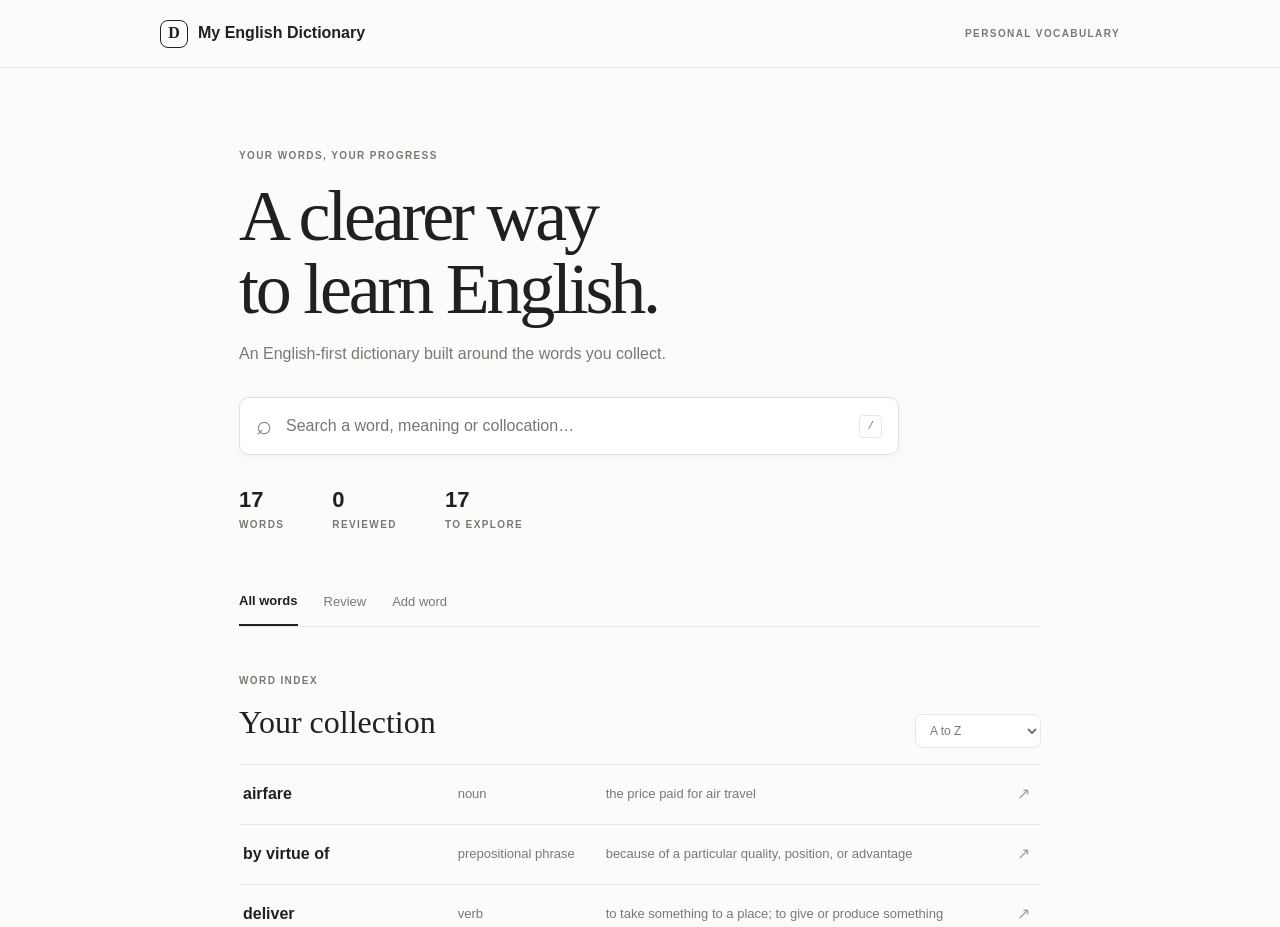
<file: index.html>
<!DOCTYPE html>
<html lang="en">
<head>
  <meta charset="UTF-8">
  <meta name="viewport" content="width=device-width, initial-scale=1.0">
  <title>My English Dictionary</title>
  <meta http-equiv="refresh" content="0; url=personal-english-dictionary/index.html">
</head>
<body>
  <p>Opening My English Dictionary...</p>
  <p><a href="personal-english-dictionary/index.html">Open dictionary</a></p>
</body>
</html>
</file>
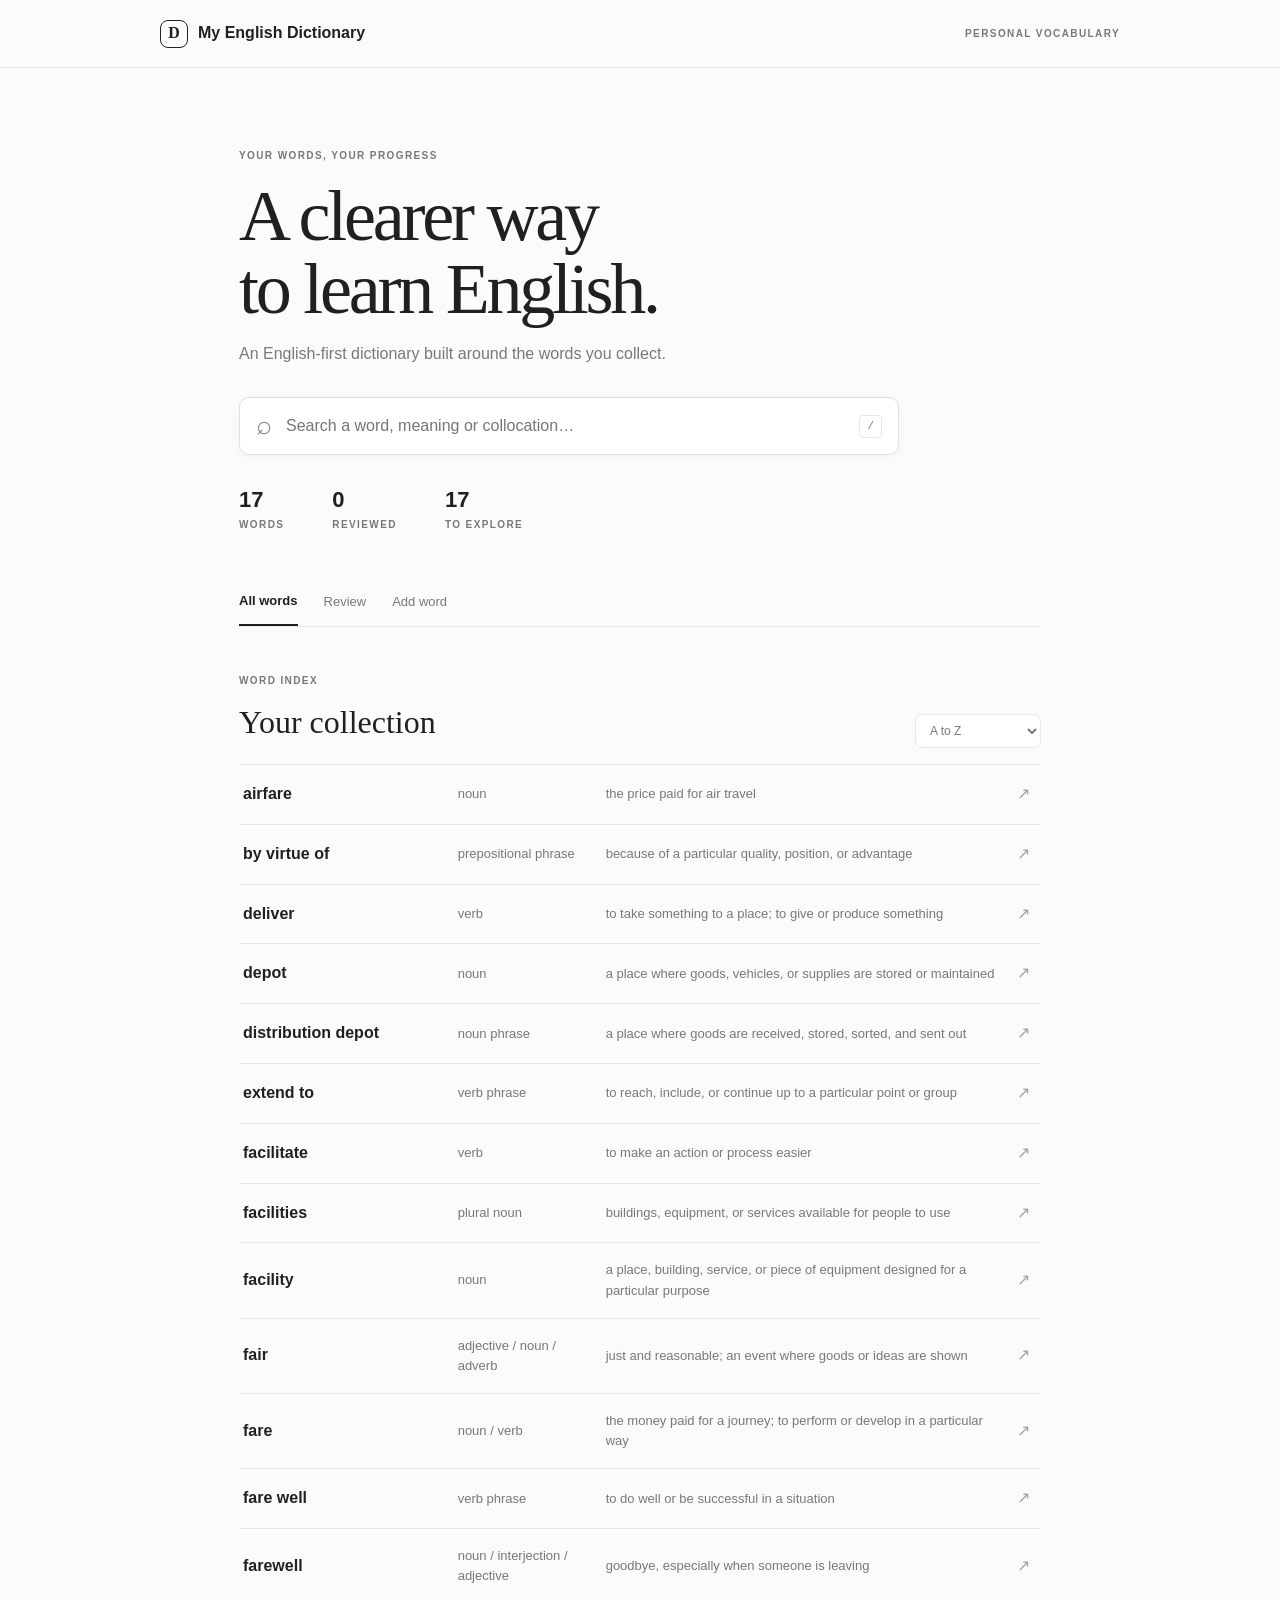
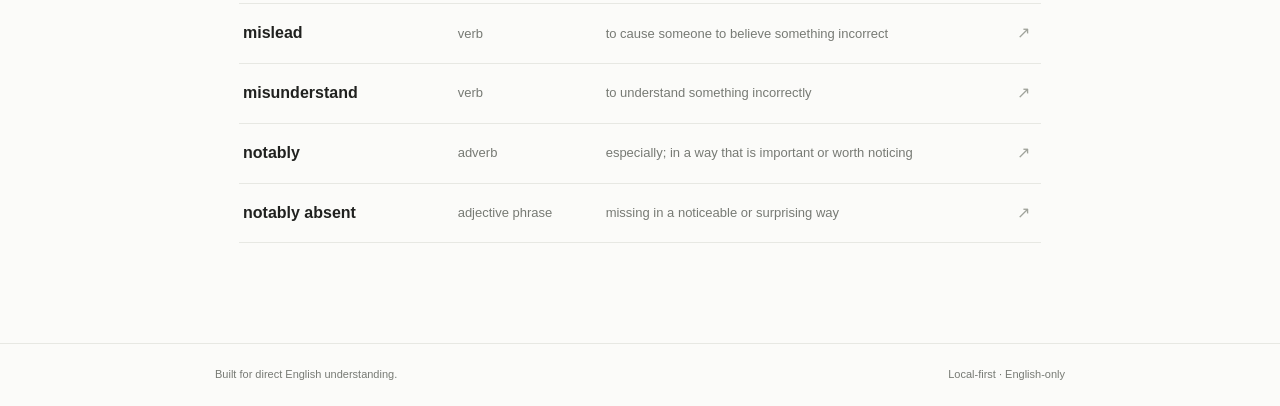
<file: personal-english-dictionary/index.html>
<!doctype html>
<html lang="en">
<head>
<meta charset="utf-8"><meta name="viewport" content="width=device-width,initial-scale=1">
<meta name="theme-color" content="#f7f7f5">
<title>My English Dictionary</title>
<link rel="stylesheet" href="style.css">
</head>
<body>
<header class="top">
  <a class="brand" href="#"><span class="mark">D</span><span>My English Dictionary</span></a>
  <span class="tag">PERSONAL VOCABULARY</span>
</header>
<main>
  <section class="intro">
    <p class="eyebrow">YOUR WORDS, YOUR PROGRESS</p>
    <h1>A clearer way<br>to learn English.</h1>
    <p class="sub">An English-first dictionary built around the words you collect.</p>
    <label class="search"><span>⌕</span><input id="search" type="search" placeholder="Search a word, meaning or collocation…" autocomplete="off"><kbd>/</kbd></label>
    <div class="stats"><div><strong id="wordCount">17</strong><span>WORDS</span></div><div><strong id="reviewCount">0</strong><span>REVIEWED</span></div><div><strong id="dueCount">17</strong><span>TO EXPLORE</span></div></div>
  </section>
  <nav class="tabs" aria-label="Dictionary sections">
    <button class="tab active" data-view="words">All words</button>
    <button class="tab" data-view="review">Review</button>
    <button class="tab" data-view="add">Add word</button>
  </nav>
  <section id="wordsView">
    <div class="list-head"><div><p class="eyebrow">WORD INDEX</p><h2>Your collection</h2></div><select id="sort"><option value="az">A to Z</option><option value="recent">Recently added</option></select></div>
    <div id="wordList" class="word-list"></div>
    <p id="empty" class="empty" hidden>No matching words. Try another search.</p>
  </section>
  <section id="detailView" hidden></section>
  <section id="reviewView" hidden>
    <p class="eyebrow">ACTIVE RECALL</p><h2>Review your vocabulary</h2>
    <p class="muted">Try to recall the meaning before revealing the answer.</p>
    <div id="reviewCard" class="review-card"></div>
  </section>
  <section id="addView" hidden>
    <p class="eyebrow">GROW YOUR COLLECTION</p><h2>Add a word</h2>
    <p class="muted">New entries are saved in this browser. Export your collection regularly to keep a backup.</p>
    <form id="addForm" class="form">
      <label>Word<input required id="newWord" placeholder="e.g. sustainable"></label>
      <label>Part of speech<input id="newPos" placeholder="e.g. adjective"></label>
      <label>Core meaning<textarea required id="newMeaning" rows="2" placeholder="A short, clear English definition"></textarea></label>
      <label>Example sentence<textarea id="newExample" rows="2" placeholder="A natural example sentence"></textarea></label>
      <button class="primary" type="submit">Add to dictionary</button>
    </form>
    <div class="backup"><button id="exportBtn" class="secondary">Export JSON backup</button><label class="secondary filelabel">Import JSON<input id="importFile" type="file" accept="application/json"></label></div>
  </section>
</main>
<footer><span>Built for direct English understanding.</span><span>Local-first · English-only</span></footer>
<script src="app.js"></script>
</body></html>
</file>
<file: personal-english-dictionary/style.css>
*{box-sizing:border-box} :root{--ink:#20211f;--muted:#777a74;--line:#e7e8e3;--paper:#fbfbf9;--soft:#f1f2ee;--accent:#405b4b} body{margin:0;background:var(--paper);color:var(--ink);font-family:Inter,-apple-system,BlinkMacSystemFont,"Segoe UI",sans-serif;line-height:1.55}button,input,textarea,select{font:inherit}button{cursor:pointer}.top{height:68px;border-bottom:1px solid var(--line);display:flex;align-items:center;justify-content:space-between;padding:0 max(24px,calc((100vw - 960px)/2))}.brand{display:flex;align-items:center;gap:10px;text-decoration:none;color:var(--ink);font-weight:650}.mark{display:grid;place-items:center;width:28px;height:28px;border:1px solid var(--ink);border-radius:8px;font-family:Georgia,serif}.tag,.eyebrow,.stats span{font-size:10px;letter-spacing:.14em;color:var(--muted);font-weight:650}main{max-width:850px;margin:0 auto;padding:70px 24px 100px}.intro{max-width:660px}.intro h1{font-family:Georgia,"Times New Roman",serif;font-size:clamp(44px,7vw,72px);font-weight:400;line-height:1.02;letter-spacing:-.045em;margin:16px 0}.sub,.muted{color:var(--muted)}.search{height:58px;border:1px solid #dfe1da;background:white;border-radius:10px;display:flex;align-items:center;gap:12px;padding:0 16px;margin-top:30px;box-shadow:0 3px 12px #1d241408}.search span{font-size:27px;color:#858980}.search input{border:0;outline:0;flex:1;min-width:0;background:transparent}.search kbd{border:1px solid var(--line);border-radius:4px;padding:2px 7px;color:var(--muted);font-size:11px}.stats{display:flex;gap:48px;margin:28px 0 58px}.stats div{display:flex;flex-direction:column}.stats strong{font-size:22px;font-weight:550}.tabs{display:flex;gap:26px;border-bottom:1px solid var(--line);margin-bottom:36px}.tab{background:none;border:0;padding:0 0 13px;color:var(--muted);font-size:13px}.tab.active{color:var(--ink);border-bottom:2px solid var(--ink);font-weight:650}.list-head{display:flex;justify-content:space-between;align-items:end;margin-bottom:16px}.list-head h2,h2{font-family:Georgia,serif;font-weight:400;font-size:32px;margin:5px 0 0}.list-head select{border:1px solid var(--line);background:white;border-radius:7px;padding:8px 10px;color:var(--muted);font-size:12px}.word-list{border-top:1px solid var(--line)}.word-row{width:100%;display:grid;grid-template-columns: minmax(140px,1fr) 130px 2fr 20px;gap:18px;align-items:center;text-align:left;background:transparent;border:0;border-bottom:1px solid var(--line);padding:17px 4px;color:var(--ink)}.word-row:hover{background:#f5f6f2}.word-name{font-weight:650}.word-pos,.word-meaning{font-size:13px;color:var(--muted)}.arrow{color:#a0a39b}.empty{padding:30px 0;color:var(--muted)}.detail-top{display:flex;align-items:center;gap:12px;margin-bottom:25px}.back{border:1px solid var(--line);background:white;border-radius:7px;padding:7px 12px;color:var(--muted)}.detail-hero{display:flex;justify-content:space-between;align-items:start;border-bottom:1px solid var(--line);padding-bottom:25px}.detail-hero h2{font-size:44px;margin:0}.pron{color:var(--muted);font-size:14px;margin-top:5px}.pospill{display:inline-block;background:var(--soft);padding:5px 9px;border-radius:5px;font-size:11px;color:#59645b}.visual{width:104px;height:104px;border-radius:16px;background:var(--soft);display:grid;place-items:center;font-size:42px}.meaning{font-family:Georgia,serif;font-size:24px;line-height:1.35;max-width:650px;margin:28px 0}.detail-grid{display:grid;grid-template-columns:1fr 1fr;gap:30px;margin-top:30px}.detail-section{margin-bottom:24px}.detail-section h3{font-size:11px;letter-spacing:.13em;color:var(--muted);text-transform:uppercase;margin:0 0 12px}.detail-section ul{padding-left:18px;margin:0}.detail-section li{margin:8px 0;font-size:14px}.synonym{font-weight:650}.synonym small{display:block;color:var(--muted);font-weight:400}.example{padding:12px 14px;background:#f3f4f0;border-radius:8px;margin:8px 0;font-size:14px}.review-card{border:1px solid var(--line);background:white;border-radius:14px;padding:28px;margin-top:25px;max-width:600px}.review-word{font-family:Georgia,serif;font-size:36px}.review-prompt{color:var(--muted);margin:8px 0 24px}.answer{border-top:1px solid var(--line);padding-top:20px;margin-top:20px}.review-actions{display:flex;gap:10px;margin-top:22px}.primary,.secondary{border:0;border-radius:8px;padding:11px 16px;font-weight:600;font-size:13px}.primary{background:var(--ink);color:white}.secondary{background:var(--soft);color:var(--ink)}.form{max-width:550px;display:grid;gap:15px;margin-top:25px}.form label{font-size:12px;font-weight:650;display:grid;gap:6px}.form input,.form textarea{width:100%;border:1px solid var(--line);background:white;border-radius:8px;padding:11px;outline-color:#829487}.backup{display:flex;gap:10px;margin-top:18px}.filelabel{display:inline-flex;align-items:center;cursor:pointer}.filelabel input{display:none}footer{border-top:1px solid var(--line);padding:22px max(24px,calc((100vw - 850px)/2));display:flex;justify-content:space-between;color:var(--muted);font-size:11px}@media(max-width:620px){main{padding-top:48px}.tag{display:none}.word-row{grid-template-columns:1fr 90px 18px;gap:8px}.word-meaning{display:none}.detail-grid{grid-template-columns:1fr;gap:0}.stats{gap:30px}.detail-hero h2{font-size:36px}.visual{width:76px;height:76px}.detail-hero{gap:10px}.backup{flex-wrap:wrap}footer{gap:12px;flex-direction:column}}
</file>
